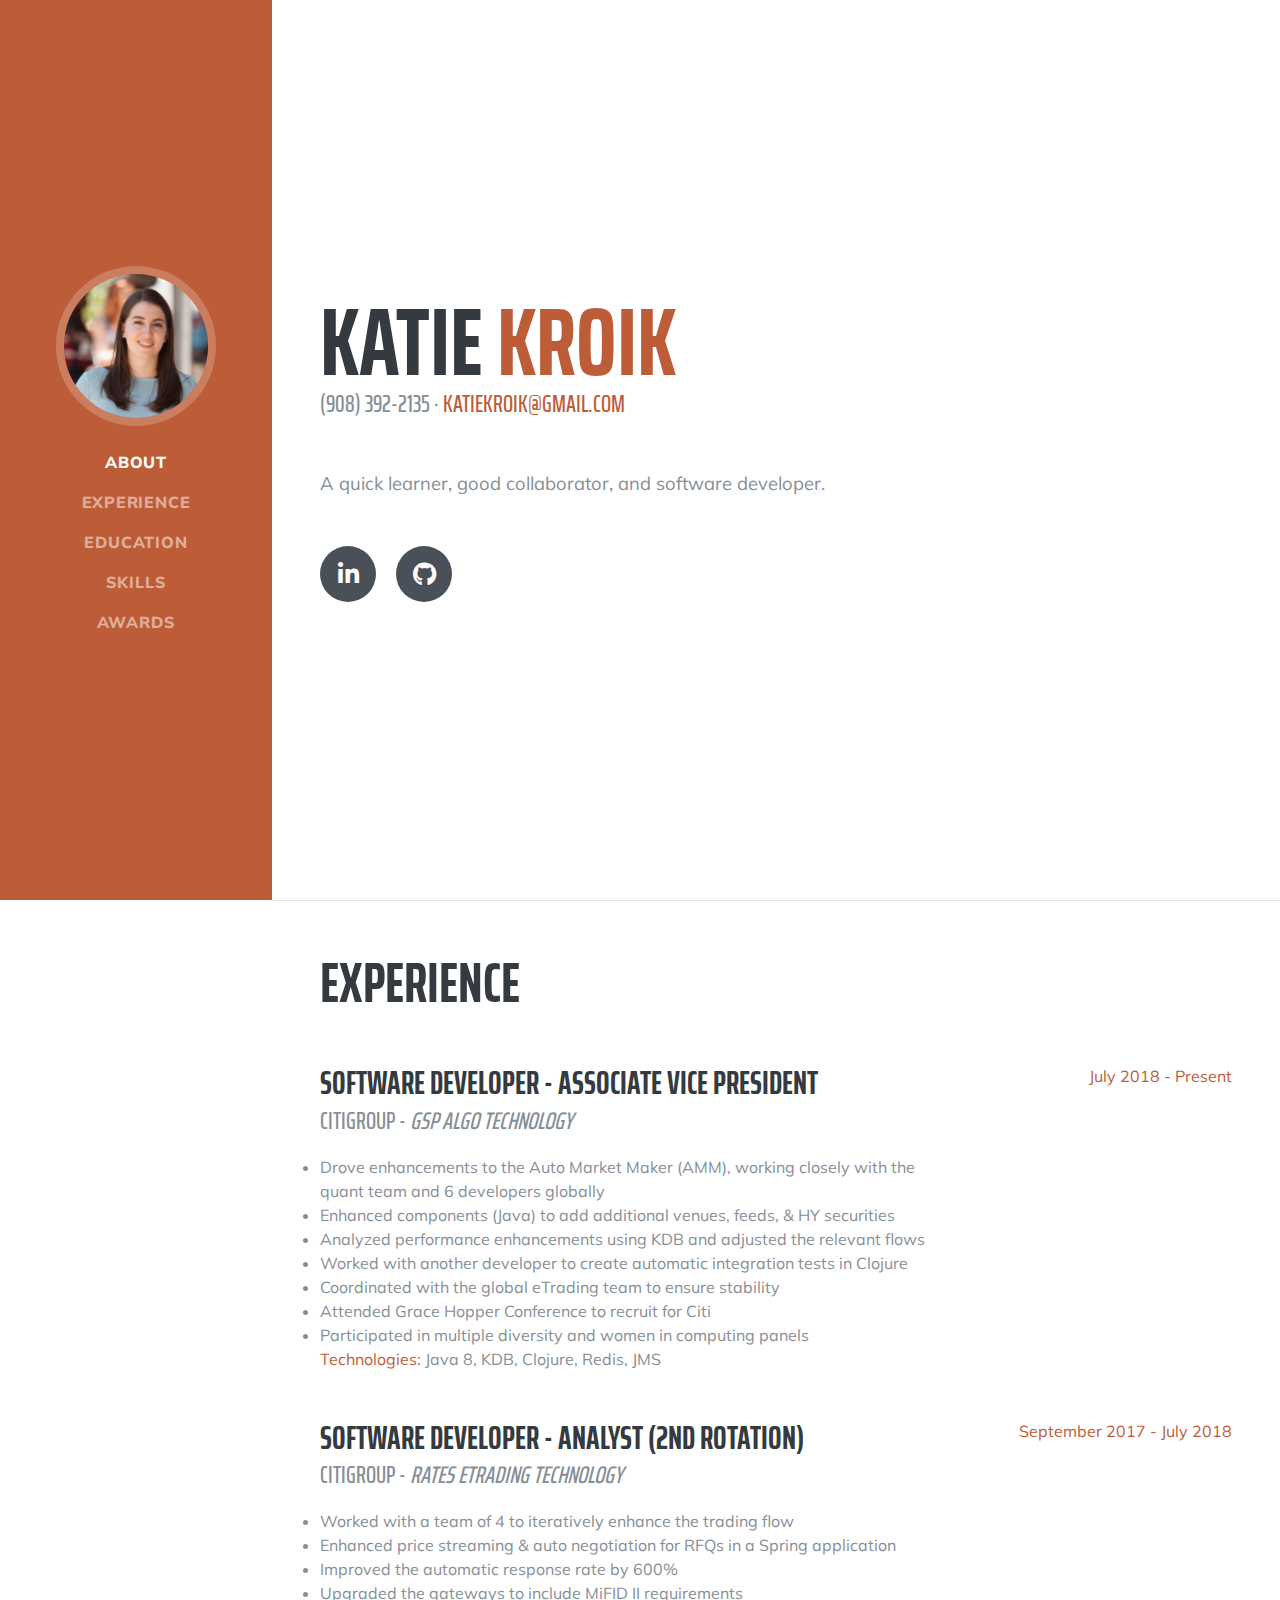
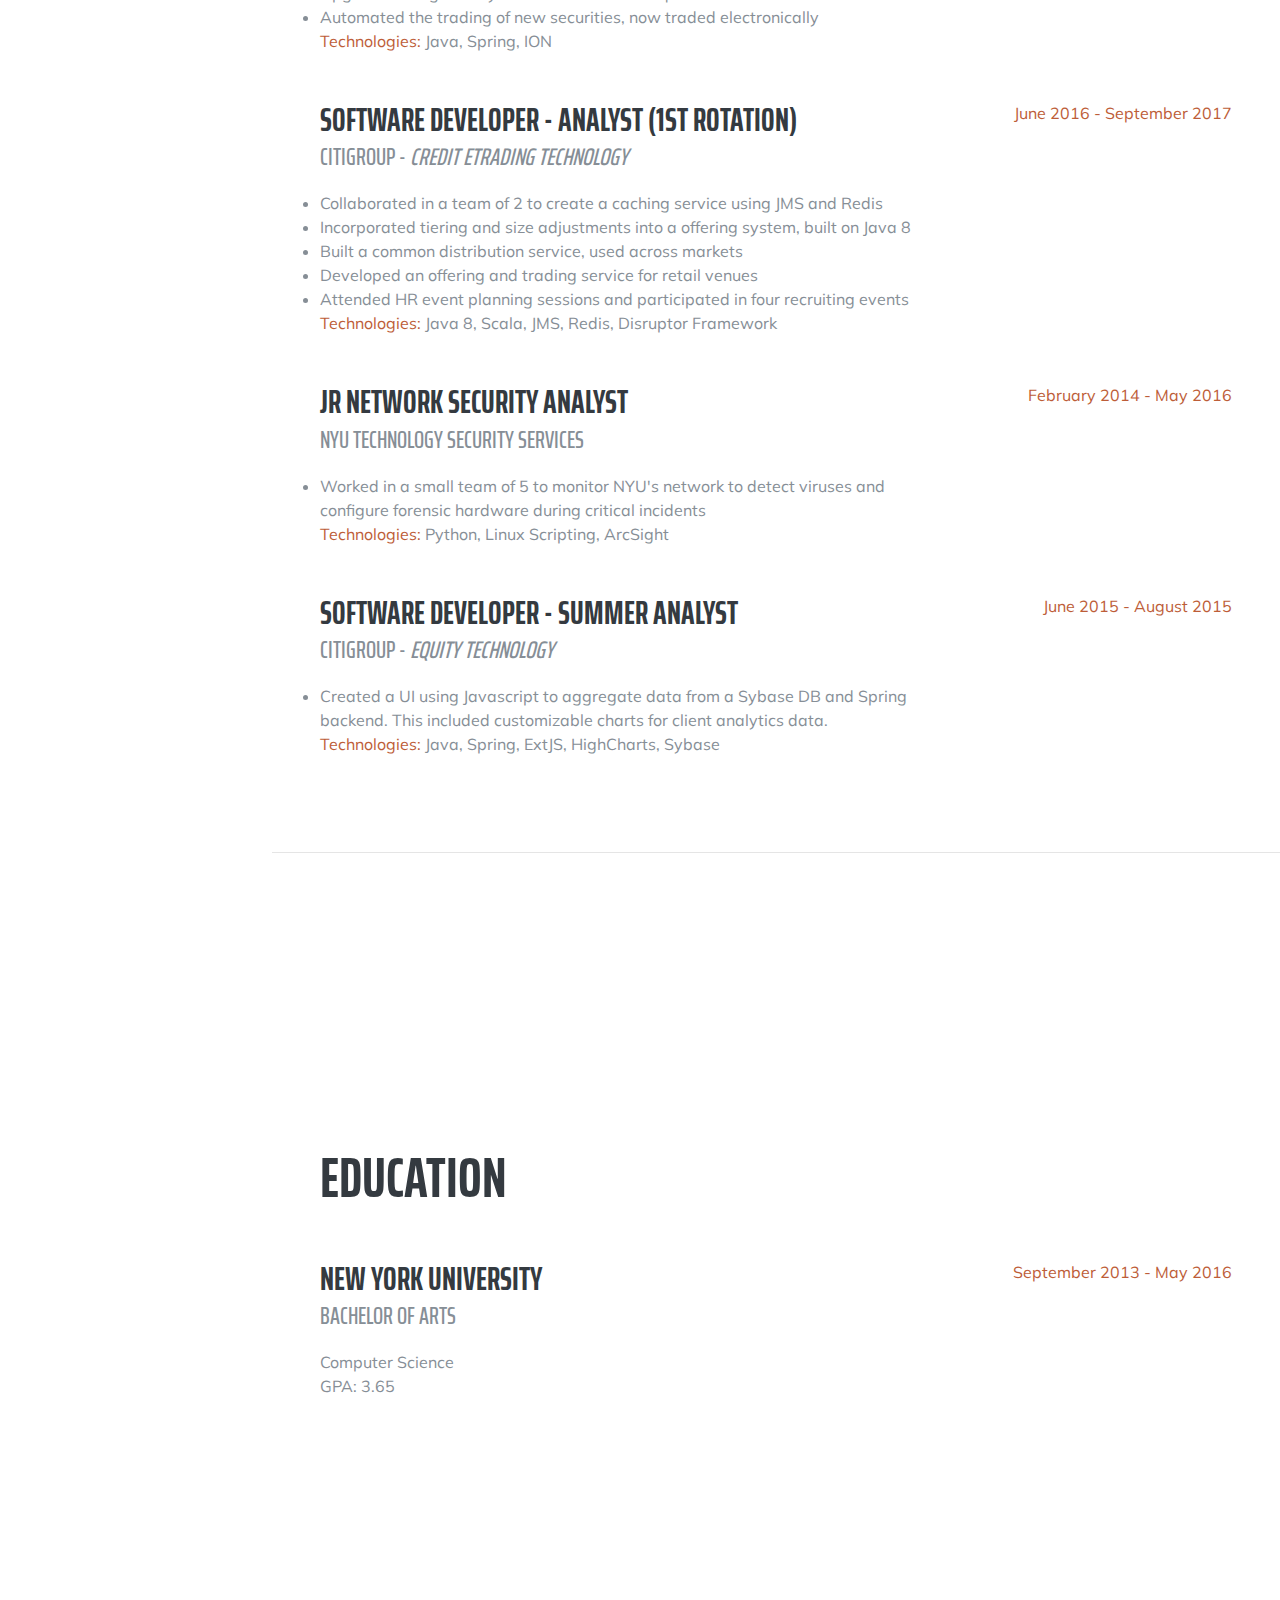
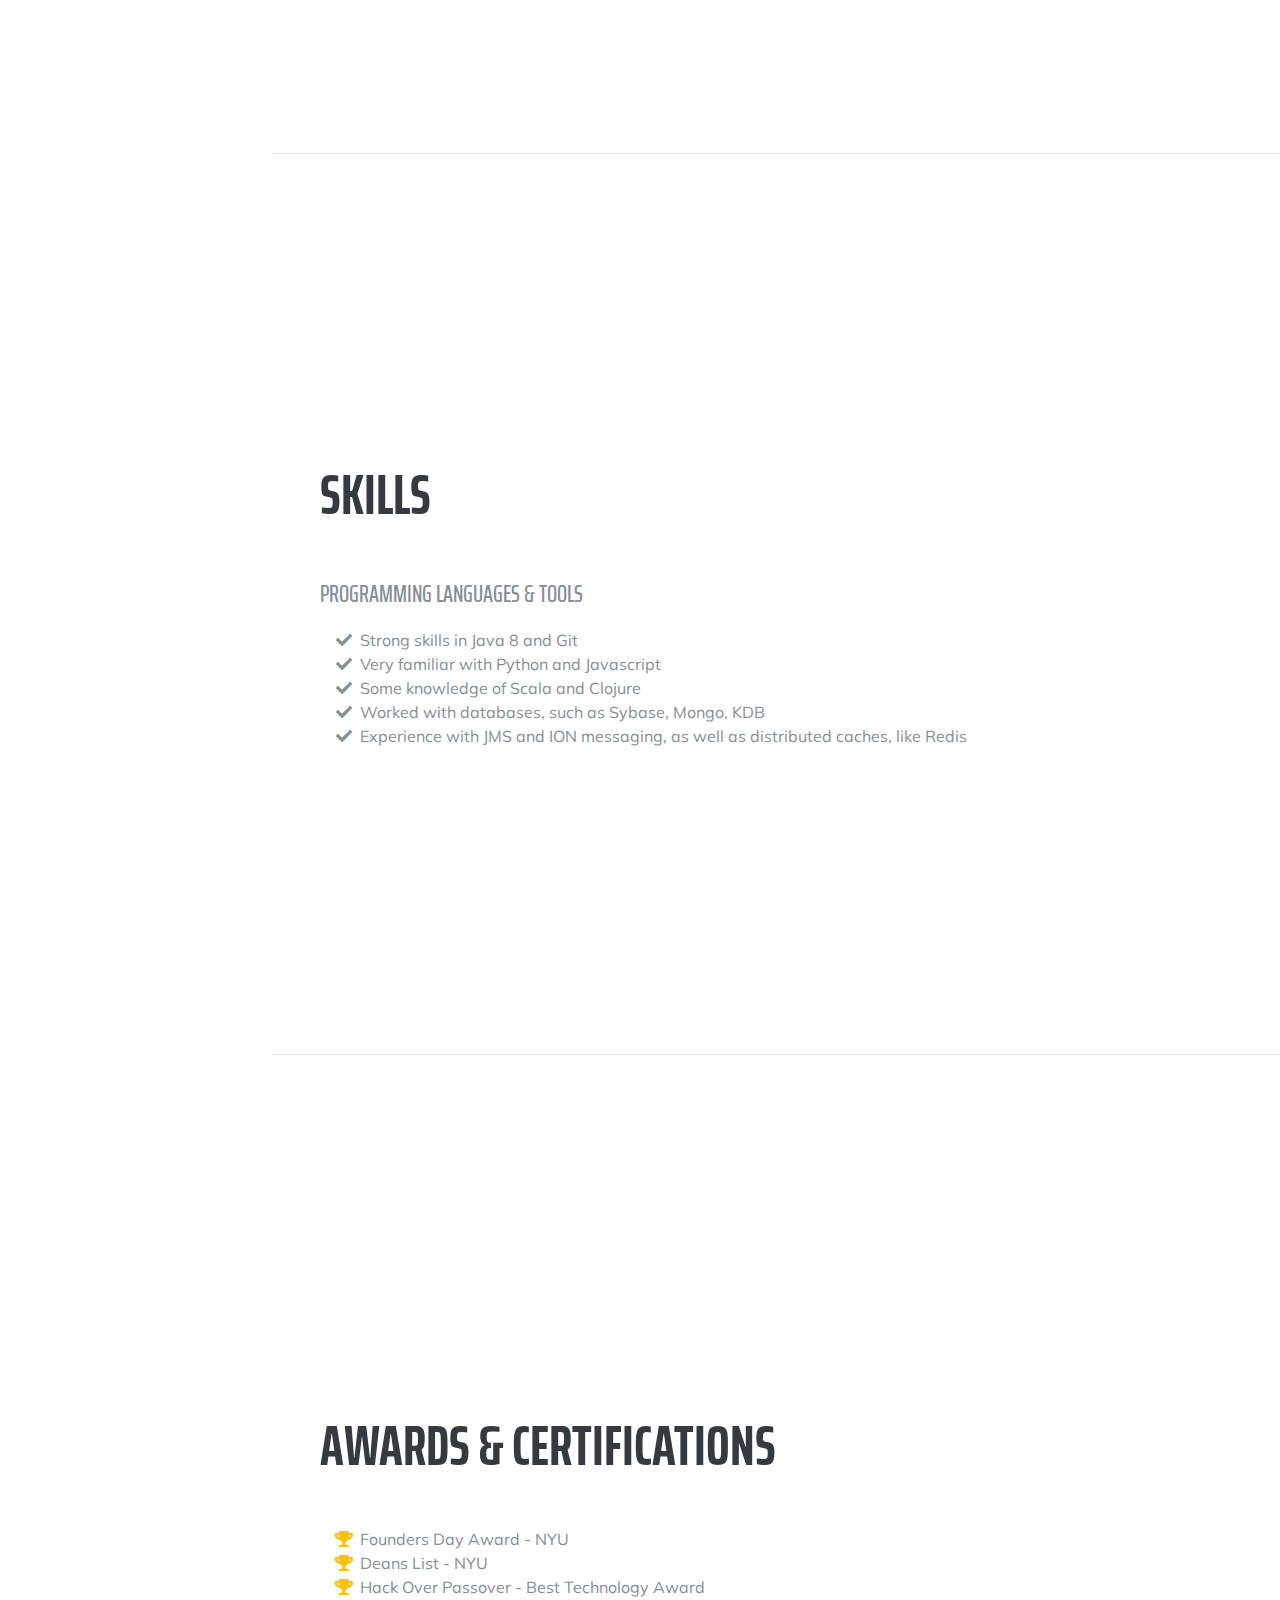
<file: index.html>
<!DOCTYPE html>
<html lang="en">

<head>

  <meta charset="utf-8">
  <meta name="viewport" content="width=device-width, initial-scale=1, shrink-to-fit=no">
  <meta name="description" content="">
  <meta name="author" content="">

  <title>Katie Kroik Resume</title>

  <!-- Bootstrap core CSS -->
  <link href="vendor/bootstrap/css/bootstrap.min.css" rel="stylesheet">

  <!-- Custom fonts for this template -->
  <link href="https://fonts.googleapis.com/css?family=Saira+Extra+Condensed:500,700" rel="stylesheet">
  <link href="https://fonts.googleapis.com/css?family=Muli:400,400i,800,800i" rel="stylesheet">
  <link href="vendor/fontawesome-free/css/all.min.css" rel="stylesheet">

  <!-- Custom styles for this template -->
  <link href="css/resume.min.css" rel="stylesheet">

  <link rel="shortcut icon" href="img/orange.png"/>

  <!-- Global site tag (gtag.js) - Google Analytics -->
  <script async src="https://www.googletagmanager.com/gtag/js?id=UA-148498559-1"></script>
  <script>
    window.dataLayer = window.dataLayer || [];
    function gtag(){dataLayer.push(arguments);}
    gtag('js', new Date());

    gtag('config', 'UA-148498559-1');
  </script>

</head>

<body id="page-top">

  <nav class="navbar navbar-expand-lg navbar-dark bg-primary fixed-top" id="sideNav">
    <a class="navbar-brand js-scroll-trigger" href="#page-top">
      <span class="d-block d-lg-none">Katie Kroik</span>
      <span class="d-none d-lg-block">
        <img class="img-fluid img-profile rounded-circle mx-auto mb-2" src="img/profile.jpg" alt="">
      </span>
    </a>
    <button class="navbar-toggler" type="button" data-toggle="collapse" data-target="#navbarSupportedContent" aria-controls="navbarSupportedContent" aria-expanded="false" aria-label="Toggle navigation">
      <span class="navbar-toggler-icon"></span>
    </button>
    <div class="collapse navbar-collapse" id="navbarSupportedContent">
      <ul class="navbar-nav">
        <li class="nav-item">
          <a class="nav-link js-scroll-trigger" href="#about">About</a>
        </li>
        <li class="nav-item">
          <a class="nav-link js-scroll-trigger" href="#experience">Experience</a>
        </li>
        <li class="nav-item">
          <a class="nav-link js-scroll-trigger" href="#education">Education</a>
        </li>
        <li class="nav-item">
          <a class="nav-link js-scroll-trigger" href="#skills">Skills</a>
        </li>
        <li class="nav-item">
          <a class="nav-link js-scroll-trigger" href="#awards">Awards</a>
        </li>
      </ul>
    </div>
  </nav>

  <div class="container-fluid p-0">

    <section class="resume-section p-3 p-lg-5 d-flex align-items-center" id="about">
      <div class="w-100">
        <h1 class="mb-0">Katie
          <span class="text-primary">Kroik</span>
        </h1>
        <div class="subheading mb-5">(908) 392-2135 ·
          <a href="mailto:name@email.com">katiekroik@gmail.com</a>
        </div>
        <p class="lead mb-5">A quick learner, good collaborator, and software developer.</p>
        <div class="social-icons">
          <a href="https://www.linkedin.com/in/katie-kroik/" target="_blank">
            <i class="fab fa-linkedin-in"></i>
          </a>
          <a href="https://github.com/katiekroik" target="_blank">
            <i class="fab fa-github"></i>
          </a>
        </div>
      </div>
    </section>

    <hr class="m-0">

    <section class="resume-section p-3 p-lg-5 d-flex justify-content-center" id="experience">
      <div class="w-100">
        <h2 class="mb-5">Experience</h2>

        <div class="resume-item d-flex flex-column flex-md-row justify-content-between mb-5">
          <div class="resume-content">
            <h3 class="mb-0">Software Developer - Associate Vice President</h3>
            <div class="subheading mb-3">Citigroup - <i>GSP Algo Technology</i></div>
            <li>Drove enhancements to the Auto Market Maker (AMM), working closely with the quant team and 6 developers globally</li>
            <li>Enhanced components (Java) to add additional venues, feeds, & HY securities</li>
            <li>Analyzed performance enhancements using KDB and adjusted the relevant flows</li>
            <li>Worked with another developer to create automatic integration tests in Clojure </li>
            <li>Coordinated with the global eTrading team to ensure stability</li>
            <li>Attended Grace Hopper Conference to recruit for Citi</li>
            <li>Participated in multiple diversity and women in computing panels</li>
            <span class="text-primary">Technologies: </span><span>Java 8, KDB, Clojure, Redis, JMS</span>
          </div>
          <div class="resume-date text-md-right">
            <span class="text-primary">July 2018 - Present</span>
          </div>
        </div>

        <div class="resume-item d-flex flex-column flex-md-row justify-content-between mb-5">
          <div class="resume-content">
            <h3 class="mb-0">Software Developer - Analyst (2nd Rotation)</h3>
            <div class="subheading mb-3">Citigroup - <i>Rates eTrading Technology</i></div>
            <li>Worked with a team of 4 to iteratively enhance the trading flow</li>
            <li>Enhanced price streaming & auto negotiation for RFQs in a Spring application</li>
            <li>Improved the automatic response rate by 600%</li>
            <li>Upgraded the gateways to include MiFID II requirements</li>
            <li>Automated the trading of new securities, now traded electronically</li>
            <span class="text-primary">Technologies: </span><span>Java, Spring, ION</span>
          </div>
          <div class="resume-date text-md-right">
            <span class="text-primary">September 2017 - July 2018</span>
          </div>
        </div>

        <div class="resume-item d-flex flex-column flex-md-row justify-content-between mb-5">
          <div class="resume-content">
            <h3 class="mb-0">Software Developer - Analyst (1st Rotation)</h3>
            <div class="subheading mb-3">Citigroup - <i>Credit eTrading Technology</i></div>
            <li>Collaborated in a team of 2 to create a caching service using JMS and Redis</li>
            <li>Incorporated tiering and size adjustments into a offering system, built on Java 8</li>
            <li>Built a common distribution service, used across markets</li>
            <li>Developed an offering and trading service for retail venues</li>
            <li>Attended HR event planning sessions and participated in four recruiting events</li>
            <span class="text-primary">Technologies: </span><span>Java 8, Scala, JMS, Redis, Disruptor Framework</span>
          </div>
          <div class="resume-date text-md-right">
            <span class="text-primary">June 2016 - September 2017</span>
          </div>
        </div>

        <div class="resume-item d-flex flex-column flex-md-row justify-content-between mb-5">
          <div class="resume-content">
            <h3 class="mb-0">Jr Network Security Analyst</h3>
            <div class="subheading mb-3">NYU Technology Security Services</div>
            <li>Worked in a small team of 5 to monitor NYU's network to detect viruses and configure forensic hardware during critical incidents</li>
            <span class="text-primary">Technologies: </span><span>Python, Linux Scripting, ArcSight</span>
          </div>
          <div class="resume-date text-md-right">
            <span class="text-primary">February 2014 - May 2016</span>
          </div>
        </div>

        <div class="resume-item d-flex flex-column flex-md-row justify-content-between mb-5">
          <div class="resume-content">
            <h3 class="mb-0">Software Developer - Summer Analyst</h3>
            <div class="subheading mb-3">Citigroup - <i>Equity Technology</i></div>
            <li>Created a UI using Javascript to aggregate data from a Sybase DB and Spring backend. This included customizable charts for client analytics data. </li>
            <span class="text-primary">Technologies: </span><span>Java, Spring, ExtJS, HighCharts, Sybase</span>
          </div>
          <div class="resume-date text-md-right">
            <span class="text-primary">June 2015 - August 2015</span>
          </div>
        </div>
      </div>

    </section>

    <hr class="m-0">

    <section class="resume-section p-3 p-lg-5 d-flex align-items-center" id="education">
      <div class="w-100">
        <h2 class="mb-5">Education</h2>

        <div class="resume-item d-flex flex-column flex-md-row justify-content-between mb-5">
          <div class="resume-content">
            <h3 class="mb-0">New York University</h3>
            <div class="subheading mb-3">Bachelor of Arts</div>
            <div>Computer Science</div>
            <p>GPA: 3.65</p>
          </div>
          <div class="resume-date text-md-right">
            <span class="text-primary">September 2013 - May 2016</span>
          </div>
        </div>
      </div>
    </div>
    </section>


    <hr class="m-0">

    <section class="resume-section p-3 p-lg-5 d-flex align-items-center" id="skills">
      <div class="w-100">
        <h2 class="mb-5">Skills</h2>

        <div class="subheading mb-3">Programming Languages &amp; Tools</div>
          <ul class="fa-ul mb-0">
          <li>
            <i class="fa-li fa fa-check"></i>
            Strong skills in Java 8 and Git</li>
          <li>
            <i class="fa-li fa fa-check"></i>
            Very familiar with Python and Javascript</li>
          <li>
            <i class="fa-li fa fa-check"></i>
            Some knowledge of Scala and Clojure</li>
          <li>
            <i class="fa-li fa fa-check"></i>
            Worked with databases, such as Sybase, Mongo, KDB</li>
          <li>
            <i class="fa-li fa fa-check"></i>
            Experience with JMS and ION messaging, as well as distributed caches, like Redis</li>
        </ul>
      </div>
    </section>

    <hr class="m-0">

    <section class="resume-section p-3 p-lg-5 d-flex align-items-center" id="awards">
      <div class="w-100">
        <h2 class="mb-5">Awards &amp; Certifications</h2>
        <ul class="fa-ul mb-0">
          <li>
            <i class="fa-li fa fa-trophy text-warning"></i>
            Founders Day Award - NYU</li>
          <li>
            <i class="fa-li fa fa-trophy text-warning"></i>
            Deans List - NYU</li>
          <li>
          <li>
            <i class="fa-li fa fa-trophy text-warning"></i>
            Hack Over Passover - Best Technology Award</li>
          <li>
        </ul>
      </div>
    </section>

  </div>

  <!-- Bootstrap core JavaScript -->
  <script src="vendor/jquery/jquery.min.js"></script>
  <script src="vendor/bootstrap/js/bootstrap.bundle.min.js"></script>

  <!-- Plugin JavaScript -->
  <script src="vendor/jquery-easing/jquery.easing.min.js"></script>

  <!-- Custom scripts for this template -->
  <script src="js/resume.min.js"></script>

</body>

</html>
</file>
<file: css/resume.min.css>
/*!
 * Start Bootstrap - Resume v5.0.8 (https://startbootstrap.com/template-overviews/resume)
 * Copyright 2013-2019 Start Bootstrap
 * Licensed under MIT (https://github.com/BlackrockDigital/startbootstrap-resume/blob/master/LICENSE)
 */body{font-family:Muli,-apple-system,BlinkMacSystemFont,'Segoe UI',Roboto,'Helvetica Neue',Arial,sans-serif,'Apple Color Emoji','Segoe UI Emoji','Segoe UI Symbol','Noto Color Emoji';padding-top:54px;color:#868e96}@media (min-width:992px){body{padding-top:0;padding-left:17rem}}h1,h2,h3,h4,h5,h6{font-family:'Saira Extra Condensed',-apple-system,BlinkMacSystemFont,'Segoe UI',Roboto,'Helvetica Neue',Arial,sans-serif,'Apple Color Emoji','Segoe UI Emoji','Segoe UI Symbol','Noto Color Emoji';font-weight:700;text-transform:uppercase;color:#343a40}h1{font-size:6rem;line-height:5.5rem}h2{font-size:3.5rem}h3{font-size:2rem}p.lead{font-size:1.15rem;font-weight:400}.subheading{text-transform:uppercase;font-weight:500;font-family:'Saira Extra Condensed',-apple-system,BlinkMacSystemFont,'Segoe UI',Roboto,'Helvetica Neue',Arial,sans-serif,'Apple Color Emoji','Segoe UI Emoji','Segoe UI Symbol','Noto Color Emoji';font-size:1.5rem}.social-icons a{display:inline-block;height:3.5rem;width:3.5rem;background-color:#495057;color:#fff!important;border-radius:100%;text-align:center;font-size:1.5rem;line-height:3.5rem;margin-right:1rem}.social-icons a:last-child{margin-right:0}.social-icons a:hover{background-color:#bd5d38}.dev-icons{font-size:3rem}.dev-icons .list-inline-item i:hover{color:#bd5d38}#sideNav .navbar-nav .nav-item .nav-link{font-weight:800;letter-spacing:.05rem;text-transform:uppercase}#sideNav .navbar-toggler:focus{outline-color:#d48a6e}@media (min-width:992px){#sideNav{text-align:center;position:fixed;top:0;left:0;display:flex;flex-direction:column;width:17rem;height:100vh}#sideNav .navbar-brand{display:flex;margin:auto auto 0;padding:.5rem}#sideNav .navbar-brand .img-profile{max-width:10rem;max-height:10rem;border:.5rem solid rgba(255,255,255,.2)}#sideNav .navbar-collapse{display:flex;align-items:flex-start;flex-grow:0;width:100%;margin-bottom:auto}#sideNav .navbar-collapse .navbar-nav{flex-direction:column;width:100%}#sideNav .navbar-collapse .navbar-nav .nav-item{display:block}#sideNav .navbar-collapse .navbar-nav .nav-item .nav-link{display:block}}section.resume-section{padding-top:5rem!important;padding-bottom:5rem!important;max-width:75rem}section.resume-section .resume-item .resume-date{min-width:none}@media (min-width:768px){section.resume-section{min-height:100vh}section.resume-section .resume-item .resume-date{min-width:18rem}}@media (min-width:992px){section.resume-section{padding-top:3rem!important;padding-bottom:3rem!important}}.bg-primary{background-color:#bd5d38!important}.text-primary{color:#bd5d38!important}a{color:#bd5d38}a:active,a:focus,a:hover{color:#824027}
</file>
